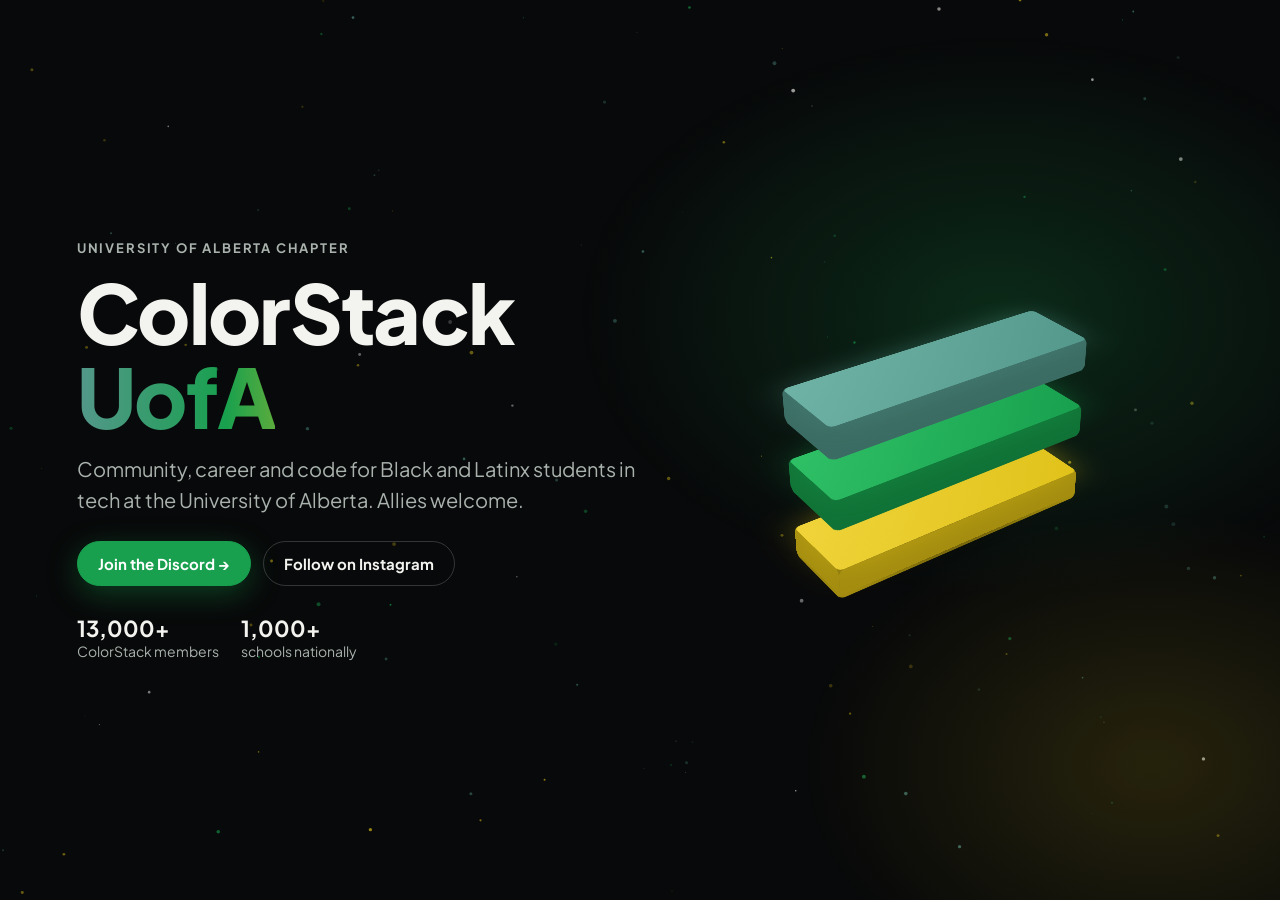
<file: index.html>
<!doctype html>
<html lang="en">
<head>
<meta charset="utf-8">
<meta name="viewport" content="width=device-width, initial-scale=1">
<title>ColorStack UofA</title>
<link rel="preconnect" href="https://fonts.googleapis.com">
<link rel="preconnect" href="https://fonts.gstatic.com" crossorigin>
<link href="https://fonts.googleapis.com/css2?family=Plus+Jakarta+Sans:wght@500;700;800&display=swap" rel="stylesheet">
<style>
  :root { --bg:#08090a; --ink:#f3f3ef; --muted:#a9b2ad; --teal:#54978B; --green:#18A04E; --gold:#E0C21A; }
  * { box-sizing:border-box; margin:0; }
  html, body { height:100%; }
  body { background:var(--bg); color:var(--ink); font-family:"Plus Jakarta Sans",-apple-system,"Segoe UI",Helvetica,Arial,sans-serif; overflow:hidden; }
  canvas { position:fixed; inset:0; width:100%; height:100%; }
  .glow { position:fixed; inset:0; pointer-events:none;
    background:radial-gradient(600px 400px at 78% 35%, rgba(24,160,78,.22), transparent 70%),
               radial-gradient(500px 360px at 90% 85%, rgba(224,194,26,.14), transparent 70%); }
  main { position:relative; height:100%; display:grid; grid-template-columns:1.1fr 1fr; align-items:center; gap:24px; padding:32px clamp(20px,6vw,80px); }
  .copy > * { opacity:0; transform:translateY(14px); animation:rise .8s cubic-bezier(.2,.7,.2,1) forwards; }
  .copy > :nth-child(2){animation-delay:.12s} .copy > :nth-child(3){animation-delay:.24s} .copy > :nth-child(4){animation-delay:.36s} .copy > :nth-child(5){animation-delay:.48s}
  @keyframes rise { to { opacity:1; transform:none; } }
  .eyebrow { font-size:13px; letter-spacing:.14em; text-transform:uppercase; color:var(--muted); font-weight:700; }
  h1 { font-size:clamp(40px,6.4vw,84px); line-height:1.02; font-weight:800; letter-spacing:-.02em; margin:14px 0 16px; }
  h1 span { background:linear-gradient(90deg,var(--teal),var(--green),var(--gold),var(--green),var(--teal)); background-size:300% 100%;
    -webkit-background-clip:text; background-clip:text; color:transparent; animation:sheen 8s linear infinite; }
  @keyframes sheen { to { background-position:300% 0; } }
  p.sub { font-size:clamp(16px,1.6vw,20px); color:var(--muted); max-width:30em; line-height:1.55; }
  .ctas { display:flex; flex-wrap:wrap; gap:12px; margin-top:26px; }
  .btn { display:inline-flex; align-items:center; gap:8px; padding:12px 20px; border-radius:999px; font-weight:700; font-size:15px; text-decoration:none; color:var(--ink);
    border:1px solid rgba(255,255,255,.18); transition:transform .2s, background .2s, box-shadow .2s; }
  .btn:hover { transform:translateY(-2px); background:rgba(255,255,255,.06); }
  .btn.primary { background:var(--green); border-color:var(--green); color:#fff; box-shadow:0 8px 30px rgba(24,160,78,.35); }
  .btn.primary:hover { background:#1bb558; box-shadow:0 10px 36px rgba(24,160,78,.5); }
  .btn:focus-visible { outline:2px solid var(--gold); outline-offset:3px; }
  .stats { display:flex; gap:22px; margin-top:28px; color:var(--muted); font-size:14px; }
  .stats b { display:block; color:var(--ink); font-size:22px; }
  /* 3D logo stack */
  .scene { height:100%; min-height:300px; display:grid; place-items:center; perspective:1100px; }
  .stack { position:relative; width:0; height:0; transform-style:preserve-3d; }
  .bar { position:absolute; transform-style:preserve-3d; }
  .face { position:absolute; left:50%; top:50%; border-radius:6px; }
  .shadow { position:absolute; width:340px; height:140px; left:-170px; top:-70px; border-radius:50%;
    background:radial-gradient(closest-side, rgba(0,0,0,.75), transparent); filter:blur(10px); transform:translateZ(-90px); }
  @media (max-width:760px) {
    body { overflow:auto; }
    main { grid-template-columns:1fr; grid-template-rows:auto 240px; text-align:left; padding-top:28px; }
    .scene { order:-1; min-height:220px; }
    .stats { display:none; }
  }
  @media (prefers-reduced-motion: reduce) {
    .copy > * { animation:none; opacity:1; transform:none; } h1 span { animation:none; }
  }
</style>
</head>
<body>
<canvas id="dots" aria-hidden="true"></canvas>
<div class="glow"></div>
<main>
  <div class="copy">
    <div class="eyebrow">University of Alberta Chapter</div>
    <h1>ColorStack <span>UofA</span></h1>
    <p class="sub">Community, career and code for Black and Latinx students in tech at the University of Alberta. Allies welcome.</p>
    <div class="ctas">
      <a class="btn primary" href="https://discord.gg/kuAVAyB6N7" target="_blank" rel="noopener">Join the Discord →</a>
      <a class="btn" href="https://www.instagram.com/colorstackuofa/" target="_blank" rel="noopener">Follow on Instagram</a>
    </div>
    <div class="stats"><div><b>13,000+</b>ColorStack members</div><div><b>1,000+</b>schools nationally</div></div>
  </div>
  <div class="scene" aria-label="Animated 3D ColorStack logo" role="img"><div class="stack" id="stack"><div class="shadow"></div></div></div>
</main>
<script>
const reduce = matchMedia('(prefers-reduced-motion: reduce)').matches;
const stack = document.getElementById('stack');
// logo bars top to bottom: teal, green, gold
const COLORS = [['#6fb3a6','#54978B','#3b6c63'], ['#2fc066','#18A04E','#107236'], ['#f0d43a','#E0C21A','#a38c0f']];
const W = 300, D = 86, H = 34, GAP = 74;
function face(w, h, bg, t) {
  const f = document.createElement('div'); f.className = 'face';
  Object.assign(f.style, { width: w+'px', height: h+'px', marginLeft: -w/2+'px', marginTop: -h/2+'px', background: bg, transform: t });
  return f;
}
const bars = COLORS.map(([top, front, side], i) => {
  const b = document.createElement('div'); b.className = 'bar';
  b.append(
    face(W, D, `linear-gradient(135deg, ${top}, ${front})`, `translateZ(${H/2}px)`),
    face(W, D, side, `rotateX(180deg) translateZ(${H/2}px)`),
    face(W, H, front, `rotateX(90deg) translateZ(${D/2}px)`),
    face(W, H, side, `rotateX(-90deg) translateZ(${D/2}px)`),
    face(H, D, side, `rotateY(90deg) translateZ(${W/2}px)`),
    face(H, D, side, `rotateY(-90deg) translateZ(${W/2}px)`)
  );
  b.firstChild.style.boxShadow = `0 0 40px ${front}66`;
  stack.append(b);
  return { el: b, z: (1 - i) * GAP };
});
let mx = 0, my = 0, tx = 0, ty = 0;
addEventListener('pointermove', e => { mx = e.clientX / innerWidth - .5; my = e.clientY / innerHeight - .5; });
addEventListener('deviceorientation', e => { if (e.gamma != null) { mx = e.gamma / 60; my = (e.beta - 45) / 90; } });
const t0 = performance.now();
function scale() { return Math.min(1, innerWidth < 760 ? innerWidth / 560 : innerWidth / 1300); }
function frame(now) {
  const t = (now - t0) / 1000;
  tx += (mx - tx) * .06; ty += (my - ty) * .06;
  stack.style.transform = `scale(${scale()}) rotateX(${58 - ty * 18}deg) rotateZ(${-38 + tx * 28 + (reduce ? 0 : Math.sin(t * .35) * 6)}deg)`;
  bars.forEach((b, i) => {
    const drop = reduce ? 0 : Math.max(0, 1 - (t - i * .18) / .9);   // intro: bars fall into place, staggered
    const ease = drop * drop * 420;
    const bob = reduce ? 0 : Math.sin(t * 1.4 + i * .9) * 8;
    b.el.style.transform = `translateZ(${b.z + bob + ease}px)`;
    b.el.style.opacity = reduce ? 1 : Math.min(1, (t - i * .18) / .4);
  });
  if (!reduce) requestAnimationFrame(frame);
}
requestAnimationFrame(frame);

// drifting particles with mouse parallax
const cv = document.getElementById('dots'), cx = cv.getContext('2d');
const tints = ['84,151,139', '24,160,78', '224,194,26', '243,243,239'];
let dots = [];
function resize() {
  const r = devicePixelRatio || 1; cv.width = innerWidth * r; cv.height = innerHeight * r; cx.setTransform(r, 0, 0, r, 0, 0);
  dots = Array.from({ length: Math.round(innerWidth * innerHeight / 9000) }, () => ({
    x: Math.random() * innerWidth, y: Math.random() * innerHeight, r: Math.random() * 1.6 + .4,
    v: Math.random() * .25 + .05, d: Math.random() * .8 + .2, c: tints[Math.random() * 4 | 0], a: Math.random() * .5 + .15 }));
}
resize(); addEventListener('resize', resize);
function draw() {
  cx.clearRect(0, 0, innerWidth, innerHeight);
  for (const p of dots) {
    if (!reduce) { p.y -= p.v; if (p.y < -4) { p.y = innerHeight + 4; p.x = Math.random() * innerWidth; } }
    cx.fillStyle = `rgba(${p.c},${p.a})`;
    cx.beginPath(); cx.arc(p.x - tx * 30 * p.d, p.y - ty * 30 * p.d, p.r, 0, 7); cx.fill();
  }
  if (!reduce) requestAnimationFrame(draw);
}
draw();
</script>
</body>
</html>
</file>
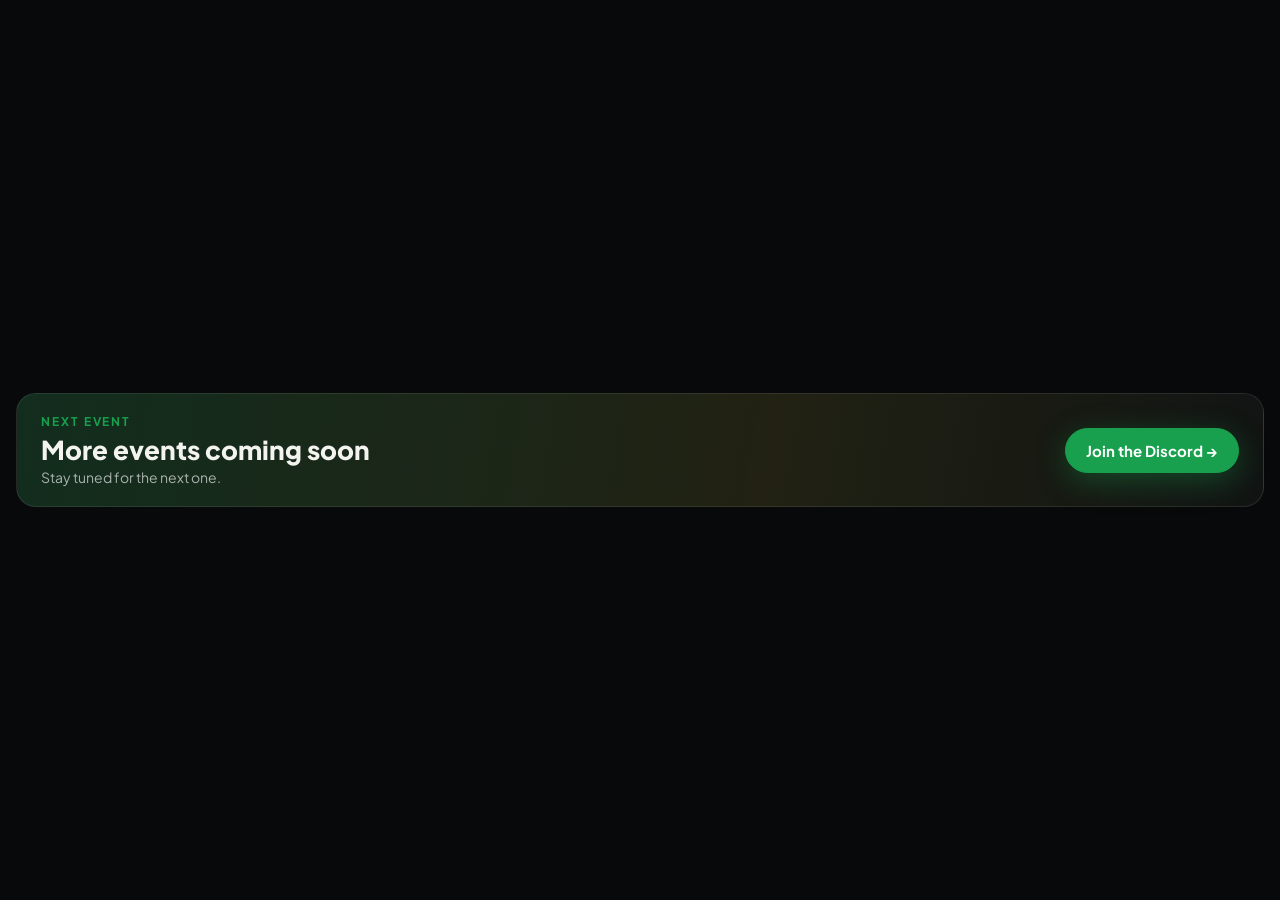
<file: countdown.html>
<!doctype html>
<html lang="en">
<head>
<meta charset="utf-8">
<meta name="viewport" content="width=device-width, initial-scale=1">
<title>Next event · ColorStack UofA</title>
<link rel="preconnect" href="https://fonts.googleapis.com">
<link rel="preconnect" href="https://fonts.gstatic.com" crossorigin>
<link href="https://fonts.googleapis.com/css2?family=Plus+Jakarta+Sans:wght@500;700;800&display=swap" rel="stylesheet">
<link rel="stylesheet" href="style.css">
<style>
  body { display:flex; align-items:center; padding:0 16px; }
  .bar { width:100%; display:flex; align-items:center; justify-content:space-between; gap:20px; flex-wrap:wrap; border-radius:20px; padding:20px 24px;
    border:1px solid var(--line); background:linear-gradient(100deg, rgba(24,160,78,.18), rgba(224,194,26,.08) 60%, transparent), var(--card); }
  .name { font-size:clamp(20px,2.6vw,26px); font-weight:800; margin-top:4px; }
  .when { color:var(--muted); font-size:14px; margin-top:2px; }
  .clock { display:flex; gap:10px; }
  .clock div { min-width:64px; text-align:center; background:rgba(255,255,255,.05); border:1px solid var(--line); border-radius:12px; padding:8px 6px; }
  .clock b { display:block; font-size:24px; font-weight:800; font-variant-numeric:tabular-nums; }
  .clock span { color:var(--muted); font-size:11px; text-transform:uppercase; letter-spacing:.1em; }
  .live { font-size:20px; font-weight:800; color:var(--gold); }
  .live::before { content:""; display:inline-block; width:10px; height:10px; border-radius:50%; background:var(--gold); margin-right:8px; animation:pulse 1.4s infinite; }
  @keyframes pulse { 50% { opacity:.3; } }
</style>
</head>
<body>
<div class="bar">
  <div><div class="eyebrow">Next event</div><div class="name" id="name"></div><div class="when" id="when"></div></div>
  <div class="clock" id="clock" aria-live="off"></div>
  <a class="btn primary" id="cta" target="_blank" rel="noopener">Register →</a>
</div>
<script>
// Usage: countdown.html?name=Build Night&t=2026-11-21T01:00:00Z&end=2026-11-21T03:00:00Z&url=https://luma.com/...
// shortcut: the date lives in the embed URL, so it is updated by hand (or by the agent) for each new event; no backend.
const q = new URLSearchParams(location.search), start = new Date(q.get('t')), end = new Date(q.get('end') || +start + 2 * 3600e3);
const $ = id => document.getElementById(id), cta = $('cta');
$('name').textContent = q.get('name') || 'ColorStack UofA event';
if (!isNaN(start)) $('when').textContent = start.toLocaleString('en-CA', { weekday:'long', month:'long', day:'numeric', hour:'numeric', minute:'2-digit', timeZone:'America/Edmonton' }) + (q.get('where') ? ' · ' + q.get('where') : '');
const url = q.get('url') || '';
cta.href = /^https:\/\//.test(url) ? url : 'https://discord.gg/kuAVAyB6N7';
function tick() {
  const now = Date.now(), ms = start - now;
  if (isNaN(start) || now > end) { $('clock').innerHTML = ''; $('name').textContent = 'More events coming soon'; $('when').textContent = 'Stay tuned for the next one.'; cta.textContent = 'Join the Discord →'; cta.href = 'https://discord.gg/kuAVAyB6N7'; return; }
  if (ms <= 0) { $('clock').innerHTML = '<span class="live">Happening now</span>'; return; }
  const parts = [[Math.floor(ms / 864e5), 'days'], [Math.floor(ms / 36e5) % 24, 'hrs'], [Math.floor(ms / 6e4) % 60, 'min'], [Math.floor(ms / 1e3) % 60, 'sec']];
  $('clock').innerHTML = parts.map(([v, l]) => `<div><b>${String(v).padStart(2, '0')}</b><span>${l}</span></div>`).join('');
}
tick(); setInterval(tick, 1000);
</script>
</body>
</html>
</file>
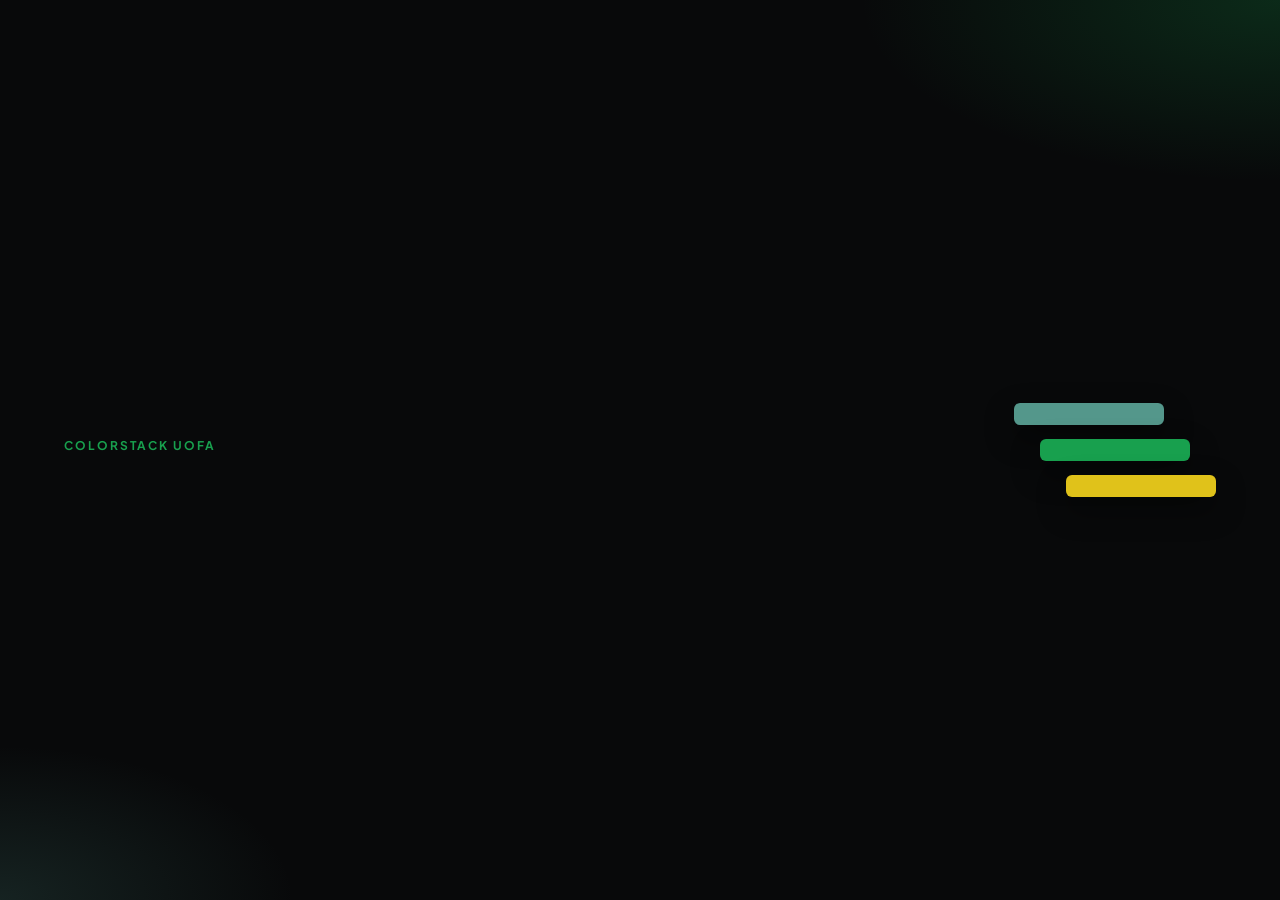
<file: header.html>
<!doctype html>
<html lang="en">
<head>
<meta charset="utf-8">
<meta name="viewport" content="width=device-width, initial-scale=1">
<title>ColorStack UofA</title>
<link rel="preconnect" href="https://fonts.googleapis.com">
<link rel="preconnect" href="https://fonts.gstatic.com" crossorigin>
<link href="https://fonts.googleapis.com/css2?family=Plus+Jakarta+Sans:wght@500;700;800&display=swap" rel="stylesheet">
<link rel="stylesheet" href="style.css">
<style>
  body { overflow:hidden; background:radial-gradient(600px 260px at 100% 0%, rgba(24,160,78,.22), transparent 70%), radial-gradient(420px 220px at 0% 100%, rgba(84,151,139,.18), transparent 70%), var(--bg); }
  .wrap { flex-direction:row; align-items:center; justify-content:space-between; gap:32px; }
  h1 { font-size:clamp(32px,5vw,56px); line-height:1.05; font-weight:800; letter-spacing:-.03em; margin:10px 0 10px; }
  .bars { display:flex; flex-direction:column; gap:14px; transform:rotate(-12deg) skewX(-12deg); flex-shrink:0; }
  .bars i { display:block; width:150px; height:22px; border-radius:6px; animation:bob 4s ease-in-out infinite; box-shadow:0 12px 30px rgba(0,0,0,.45); }
  .bars i:nth-child(1) { background:var(--teal); }
  .bars i:nth-child(2) { background:var(--green); animation-delay:-1.3s; margin-left:26px; }
  .bars i:nth-child(3) { background:var(--gold); animation-delay:-2.6s; margin-left:52px; }
  @keyframes bob { 50% { transform:translateY(-6px); } }
  @media (max-width:640px) { .bars { display:none; } }
</style>
</head>
<body>
<section class="wrap">
  <div>
    <div class="eyebrow reveal" id="eyebrow">ColorStack UofA</div>
    <h1 class="reveal"><span id="title"></span> <span class="grad" id="accent"></span></h1>
    <p class="lead reveal" id="sub"></p>
  </div>
  <div class="bars reveal" aria-hidden="true"><i></i><i></i><i></i></div>
</section>
<script>
// Usage: header.html?eyebrow=Events&title=What's&accent=happening&sub=One line of intro
const q = new URLSearchParams(location.search);
for (const k of ['eyebrow', 'title', 'accent', 'sub']) if (q.get(k)) document.getElementById(k).textContent = q.get(k);
document.title = [q.get('title'), q.get('accent')].filter(Boolean).join(' ') + ' · ColorStack UofA';
document.querySelectorAll('.reveal').forEach((el, i) => setTimeout(() => el.classList.add('in'), 90 * i));
</script>
</body>
</html>
</file>
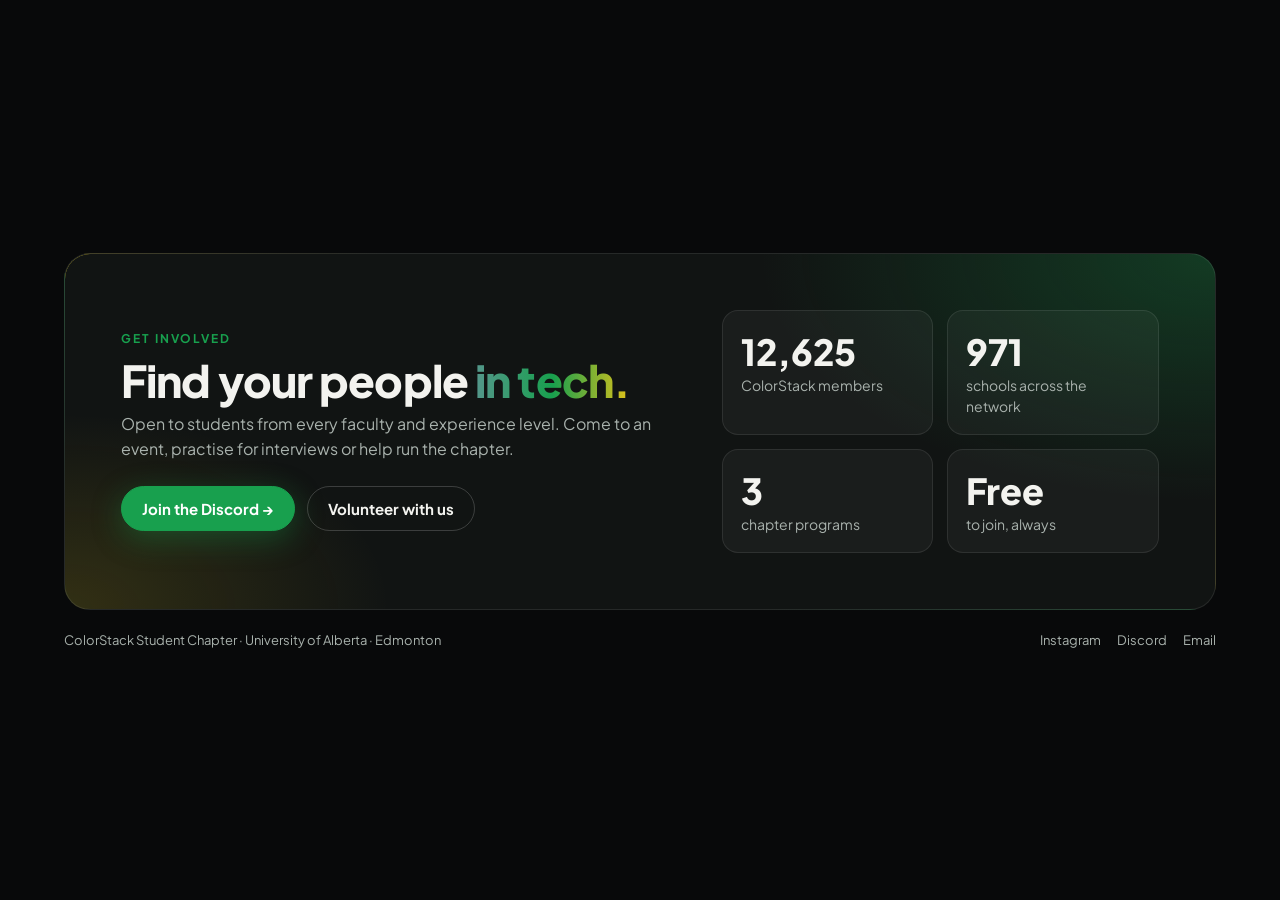
<file: join.html>
<!doctype html>
<html lang="en">
<head>
<meta charset="utf-8">
<meta name="viewport" content="width=device-width, initial-scale=1">
<title>Join · ColorStack UofA</title>
<link rel="preconnect" href="https://fonts.googleapis.com">
<link rel="preconnect" href="https://fonts.gstatic.com" crossorigin>
<link href="https://fonts.googleapis.com/css2?family=Plus+Jakarta+Sans:wght@500;700;800&display=swap" rel="stylesheet">
<link rel="stylesheet" href="style.css">
<style>
  .panel { position:relative; overflow:hidden; border-radius:26px; padding:clamp(28px,5vw,56px); border:1px solid var(--line);
    background:radial-gradient(700px 380px at 100% 0%, rgba(24,160,78,.28), transparent 65%), radial-gradient(500px 300px at 0% 100%, rgba(224,194,26,.16), transparent 65%), var(--card); }
  .panel::before { content:""; position:absolute; inset:-1px; border-radius:inherit; padding:1px; pointer-events:none;
    background:conic-gradient(from var(--a,0deg), transparent 0 70%, var(--green), var(--gold), transparent 85%);
    -webkit-mask:linear-gradient(#000 0 0) content-box, linear-gradient(#000 0 0); -webkit-mask-composite:xor; mask-composite:exclude; animation:spin 6s linear infinite; }
  @property --a { syntax:"<angle>"; inherits:false; initial-value:0deg; }
  @keyframes spin { to { --a:360deg; } }
  .grid { display:grid; grid-template-columns:1.3fr 1fr; gap:32px; align-items:center; }
  .ctas { display:flex; flex-wrap:wrap; gap:12px; margin-top:24px; }
  .stats { display:grid; grid-template-columns:1fr 1fr; gap:14px; }
  .stat { background:rgba(255,255,255,.04); border:1px solid var(--line); border-radius:16px; padding:18px; }
  .stat b { display:block; font-size:clamp(26px,3vw,36px); font-weight:800; }
  .stat span { color:var(--muted); font-size:14px; }
  footer { display:flex; justify-content:space-between; flex-wrap:wrap; gap:10px; margin-top:22px; color:var(--muted); font-size:13px; }
  footer nav { display:flex; gap:16px; } footer a { text-decoration:none; } footer a:hover { color:var(--ink); }
  @media (max-width:760px) { .grid { grid-template-columns:1fr; } .stats { display:none; } }
  /* ?compact: footer strip only, for subpages */
  .compact .panel { display:none; }
  .compact footer { margin-top:0; padding-top:18px; border-top:1px solid var(--line); align-items:center; }
</style>
</head>
<body>
<section class="wrap">
  <div class="panel">
    <div class="grid">
      <div>
        <div class="eyebrow reveal">Get involved</div>
        <h2 class="reveal">Find your people <span class="grad">in tech.</span></h2>
        <p class="lead reveal">Open to students from every faculty and experience level. Come to an event, practise for interviews or help run the chapter.</p>
        <div class="ctas reveal">
          <a class="btn primary" href="https://discord.gg/kuAVAyB6N7" target="_blank" rel="noopener">Join the Discord →</a>
          <a class="btn" href="https://forms.gle/wV6T9eg2CgfzxZFo6" target="_blank" rel="noopener">Volunteer with us</a>
        </div>
      </div>
      <div class="stats reveal">
        <div class="stat"><b data-to="13000" data-suffix="+">0</b><span>ColorStack members</span></div>
        <div class="stat"><b data-to="1000" data-suffix="+">0</b><span>schools across the network</span></div>
        <div class="stat"><b data-to="3">0</b><span>chapter programs</span></div>
        <div class="stat"><b>Free</b><span>to join, always</span></div>
      </div>
    </div>
  </div>
  <footer>
    <span>ColorStack Student Chapter · University of Alberta · Edmonton</span>
    <nav><a href="https://www.instagram.com/colorstackuofa/" target="_blank" rel="noopener">Instagram</a><a href="https://discord.gg/kuAVAyB6N7" target="_blank" rel="noopener">Discord</a><a href="mailto:colorstackuofachapter@gmail.com" target="_blank">Email</a></nav>
  </footer>
</section>
<script>
if (new URLSearchParams(location.search).has('compact')) document.body.classList.add('compact');
const reduce = matchMedia('(prefers-reduced-motion: reduce)').matches;
document.querySelectorAll('.reveal').forEach((el, i) => setTimeout(() => el.classList.add('in'), 90 * i));
// count-up for the stat numbers
document.querySelectorAll('[data-to]').forEach(el => {
  const to = +el.dataset.to, suf = el.dataset.suffix || '', t0 = performance.now(), dur = 1600;
  const step = now => {
    const p = reduce ? 1 : Math.min(1, (now - t0) / dur), v = Math.round(to * (1 - Math.pow(1 - p, 3)));
    el.textContent = v.toLocaleString('en-CA') + (p === 1 ? suf : '');
    if (p < 1) requestAnimationFrame(step);
  };
  requestAnimationFrame(step);
});
</script>
</body>
</html>
</file>
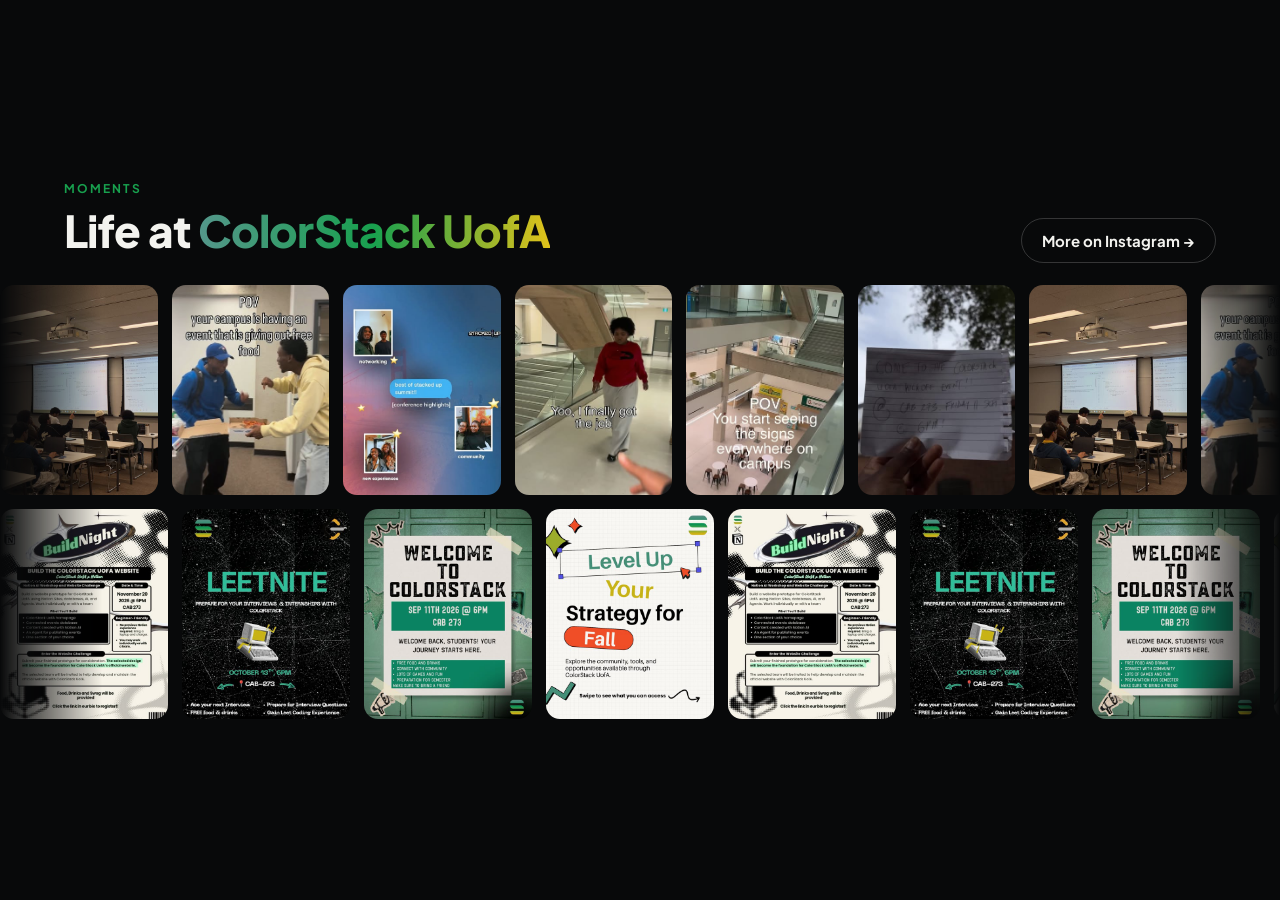
<file: moments.html>
<!doctype html>
<html lang="en">
<head>
<meta charset="utf-8">
<meta name="viewport" content="width=device-width, initial-scale=1">
<title>Moments · ColorStack UofA</title>
<link rel="preconnect" href="https://fonts.googleapis.com">
<link rel="preconnect" href="https://fonts.gstatic.com" crossorigin>
<link href="https://fonts.googleapis.com/css2?family=Plus+Jakarta+Sans:wght@500;700;800&display=swap" rel="stylesheet">
<link rel="stylesheet" href="style.css">
<style>
  .wrap { padding-inline:0; gap:22px; }
  header { padding-inline:clamp(20px,5vw,64px); display:flex; justify-content:space-between; align-items:end; gap:16px; flex-wrap:wrap; }
  .rows { display:flex; flex-direction:column; gap:14px;
    -webkit-mask-image:linear-gradient(90deg,transparent,#000 8%,#000 92%,transparent); mask-image:linear-gradient(90deg,transparent,#000 8%,#000 92%,transparent); }
  .track { display:flex; gap:14px; width:max-content; animation:scroll 45s linear infinite; }
  .track.rev { animation-direction:reverse; animation-duration:55s; }
  .rows:hover .track { animation-play-state:paused; }
  @keyframes scroll { to { transform:translateX(-50%); } }
  .track img { height:clamp(150px,22vw,210px); aspect-ratio:3/4; object-fit:cover; border-radius:14px; display:block;
    filter:saturate(.9); transition:transform .3s, filter .3s; }
  .track img:hover { transform:scale(1.04); filter:saturate(1.1); }
  .track.posters img { aspect-ratio:4/5; }
</style>
</head>
<body>
<section class="wrap">
  <header>
    <div><div class="eyebrow reveal">Moments</div><h2 class="reveal">Life at <span class="grad">ColorStack UofA</span></h2></div>
    <a class="btn reveal" href="https://www.instagram.com/colorstackuofa/" target="_blank" rel="noopener">More on Instagram →</a>
  </header>
  <div class="rows reveal">
    <div class="track" id="photos"></div>
    <div class="track rev posters" id="posters"></div>
  </div>
</section>
<script>
const photos = [['members','Members at a chapter session'],['food','Free food at a ColorStack event'],['stackedup','Stacked Up summit highlights'],['job','A member celebrating a new job'],['signs','ColorStack signs around campus'],['reel10','Event announcement']];
const posters = [['buildnight','Build Night poster'],['leetnite','LeetNite poster'],['welcome','Welcome Back poster'],['levelup','Level Up poster']];
// each track holds its images twice so the -50% scroll loops seamlessly
function fill(id, list) {
  const html = list.map(([f, alt]) => `<img src="img/${f}.jpg" alt="${alt}" loading="lazy">`).join('');
  const t = document.getElementById(id); t.innerHTML = html + html.replace(/alt="[^"]*"/g, 'alt="" aria-hidden="true"');
}
fill('photos', photos); fill('posters', [...posters, ...posters]);
document.querySelectorAll('.reveal').forEach((el, i) => setTimeout(() => el.classList.add('in'), 100 * i));
</script>
</body>
</html>
</file>
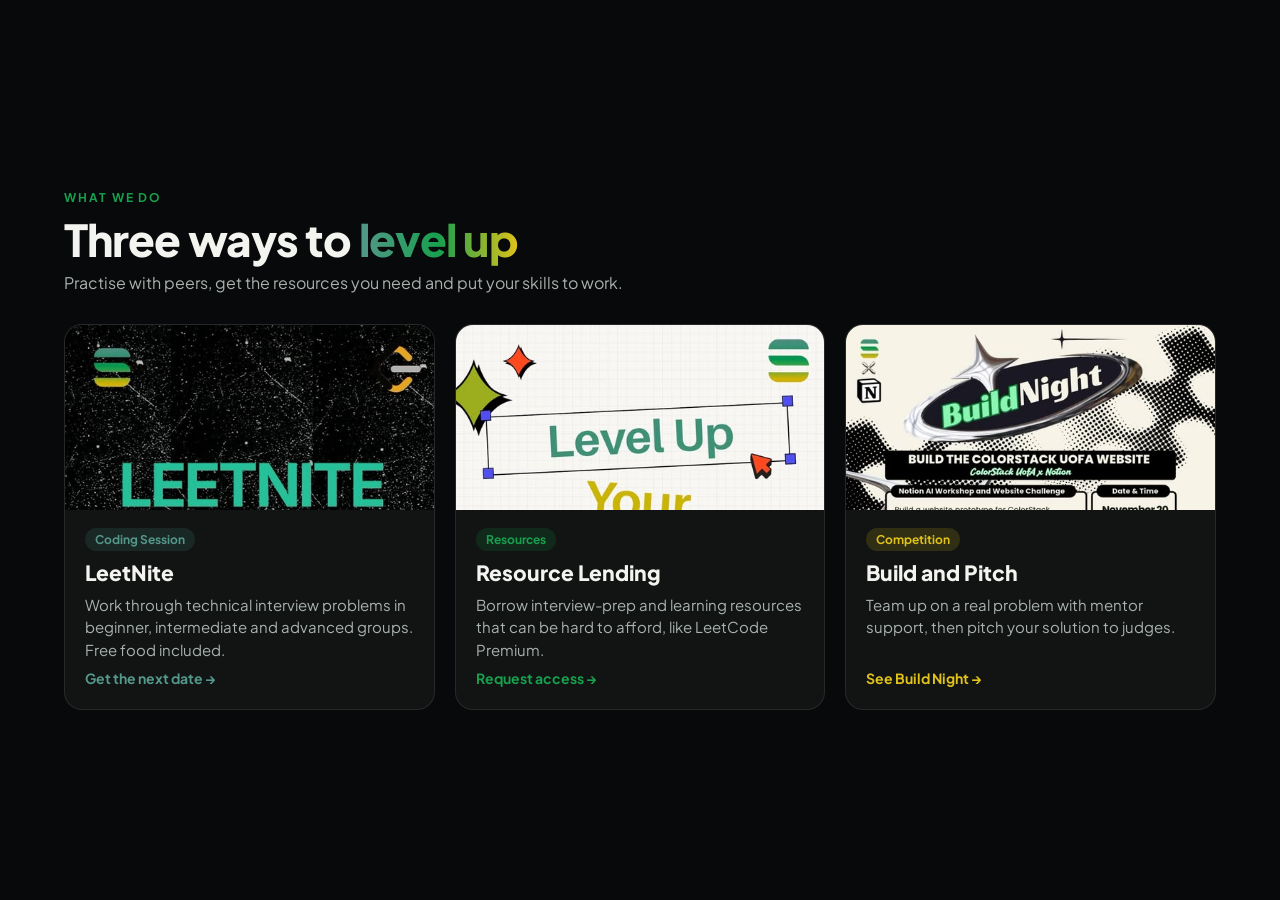
<file: programs.html>
<!doctype html>
<html lang="en">
<head>
<meta charset="utf-8">
<meta name="viewport" content="width=device-width, initial-scale=1">
<title>Programs · ColorStack UofA</title>
<link rel="preconnect" href="https://fonts.googleapis.com">
<link rel="preconnect" href="https://fonts.gstatic.com" crossorigin>
<link href="https://fonts.googleapis.com/css2?family=Plus+Jakarta+Sans:wght@500;700;800&display=swap" rel="stylesheet">
<link rel="stylesheet" href="style.css">
<style>
  .cards { display:grid; grid-template-columns:repeat(3,1fr); gap:20px; margin-top:28px; perspective:1200px; }
  .card { position:relative; display:flex; flex-direction:column; background:var(--card); border-radius:18px; overflow:hidden; text-decoration:none;
    border:1px solid var(--line); transform-style:preserve-3d; transition:transform .25s ease-out, box-shadow .3s, border-color .3s; }
  .card:hover { box-shadow:0 24px 60px rgba(0,0,0,.55), 0 0 0 1px var(--accent); border-color:transparent; }
  .card::after { content:""; position:absolute; inset:0; pointer-events:none; opacity:0; transition:opacity .3s;
    background:radial-gradient(400px circle at var(--x,50%) var(--y,50%), rgba(255,255,255,.10), transparent 40%); }
  .card:hover::after { opacity:1; }
  .card img { width:100%; aspect-ratio:2/1; object-fit:cover; object-position:top; display:block; transition:transform .6s; }
  .card:hover img { transform:scale(1.05); }
  .body { padding:18px 20px 22px; display:flex; flex-direction:column; gap:8px; flex:1; }
  .tag { align-self:flex-start; font-size:12px; font-weight:700; padding:4px 10px; border-radius:999px; color:var(--accent); background:color-mix(in srgb, var(--accent) 15%, transparent); }
  h3 { font-size:21px; font-weight:800; }
  .body p { color:var(--muted); font-size:15px; line-height:1.5; flex:1; }
  .more { font-weight:700; font-size:14px; color:var(--accent); }
  .card:hover .more span { transform:translateX(4px); }
  .more span { display:inline-block; transition:transform .2s; }
  @media (max-width:760px) {
    .cards { display:flex; overflow-x:auto; scroll-snap-type:x mandatory; scroll-padding-inline:20px; gap:14px; padding-bottom:8px; margin-inline:-20px; padding-inline:20px; scrollbar-width:none; }
    .cards::-webkit-scrollbar { display:none; }
    .card { flex:0 0 78%; scroll-snap-align:start; }
  }
</style>
</head>
<body>
<section class="wrap">
  <div class="eyebrow reveal">What we do</div>
  <h2 class="reveal">Three ways to <span class="grad">level up</span></h2>
  <p class="lead reveal">Practise with peers, get the resources you need and put your skills to work.</p>
  <div class="cards">
    <a class="card reveal" style="--accent:var(--teal)" href="https://discord.gg/kuAVAyB6N7" target="_blank" rel="noopener">
      <img src="img/leetnite.jpg" alt="LeetNite poster">
      <div class="body"><span class="tag">Coding Session</span><h3>LeetNite</h3>
        <p>Work through technical interview problems in beginner, intermediate and advanced groups. Free food included.</p>
        <span class="more">Get the next date <span>→</span></span></div>
    </a>
    <a class="card reveal" style="--accent:var(--green)" href="https://forms.gle/4HZTbE44SBWqmvz99" target="_blank" rel="noopener">
      <img src="img/levelup.jpg" alt="Level Up your strategy poster">
      <div class="body"><span class="tag">Resources</span><h3>Resource Lending</h3>
        <p>Borrow interview-prep and learning resources that can be hard to afford, like LeetCode Premium.</p>
        <span class="more">Request access <span>→</span></span></div>
    </a>
    <a class="card reveal" style="--accent:var(--gold)" href="https://luma.com/a49x3gcl" target="_blank" rel="noopener">
      <img src="img/buildnight.jpg" alt="Build Night poster">
      <div class="body"><span class="tag">Competition</span><h3>Build and Pitch</h3>
        <p>Team up on a real problem with mentor support, then pitch your solution to judges.</p>
        <span class="more">See Build Night <span>→</span></span></div>
    </a>
  </div>
</section>
<script>
document.querySelectorAll('.reveal').forEach((el, i) => setTimeout(() => el.classList.add('in'), 80 * i));
// 3D tilt and spotlight that follow the pointer
if (!matchMedia('(prefers-reduced-motion: reduce)').matches && matchMedia('(hover: hover)').matches)
  document.querySelectorAll('.card').forEach(c => {
    c.addEventListener('pointermove', e => {
      const r = c.getBoundingClientRect(), x = (e.clientX - r.left) / r.width, y = (e.clientY - r.top) / r.height;
      c.style.transform = `rotateY(${(x - .5) * 10}deg) rotateX(${(.5 - y) * 10}deg) translateZ(10px)`;
      c.style.setProperty('--x', x * 100 + '%'); c.style.setProperty('--y', y * 100 + '%');
    });
    c.addEventListener('pointerleave', () => c.style.transform = '');
  });
</script>
</body>
</html>
</file>
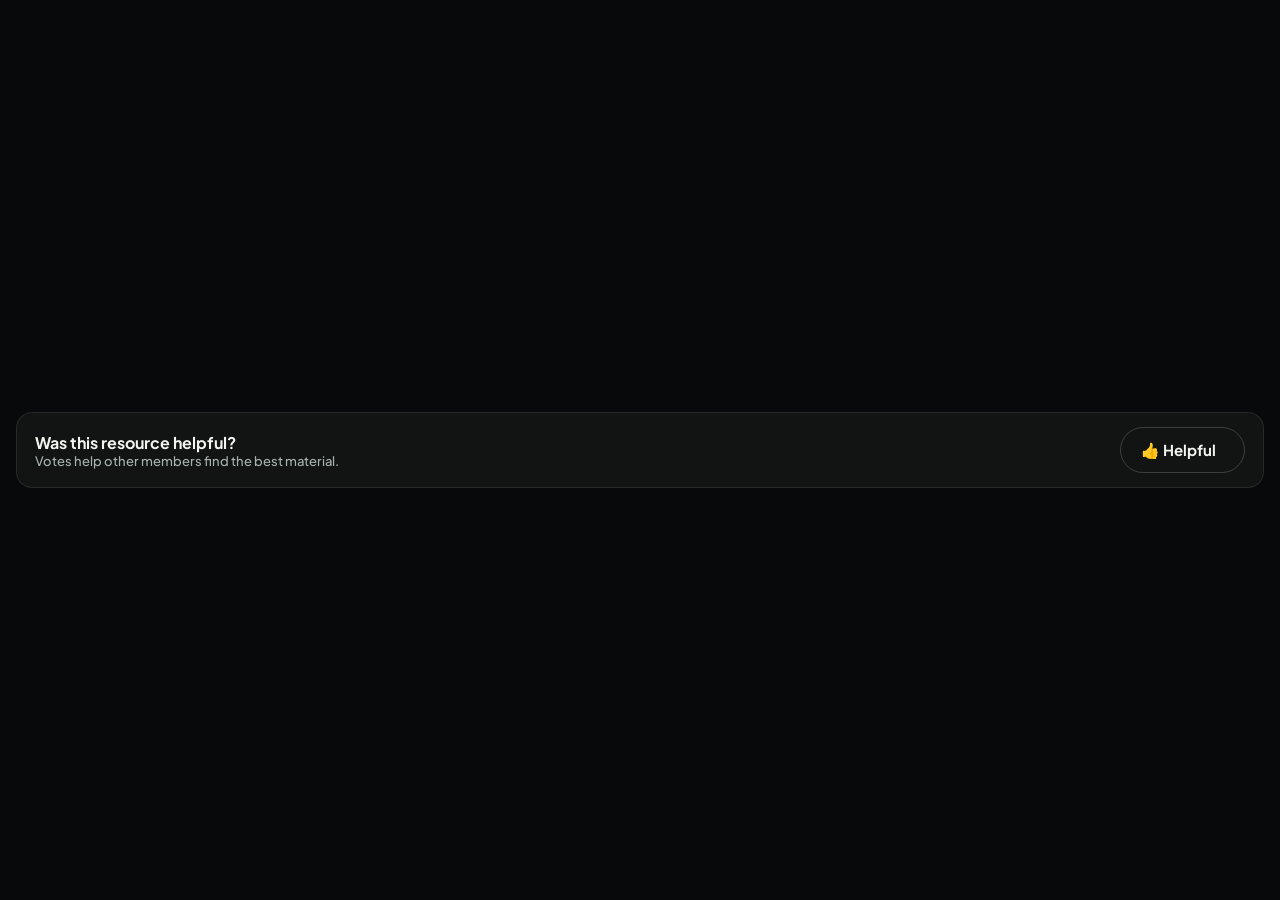
<file: vote.html>
<!doctype html>
<html lang="en">
<head>
<meta charset="utf-8">
<meta name="viewport" content="width=device-width, initial-scale=1">
<title>Helpful? · ColorStack UofA</title>
<link rel="preconnect" href="https://fonts.googleapis.com">
<link rel="preconnect" href="https://fonts.gstatic.com" crossorigin>
<link href="https://fonts.googleapis.com/css2?family=Plus+Jakarta+Sans:wght@500;700;800&display=swap" rel="stylesheet">
<link rel="stylesheet" href="style.css">
<style>
  body { display:flex; align-items:center; padding:0 16px; }
  .bar { width:100%; display:flex; align-items:center; justify-content:space-between; gap:12px; flex-wrap:wrap;
    background:var(--card); border:1px solid var(--line); border-radius:16px; padding:14px 18px; }
  .q { font-weight:700; } .q span { display:block; color:var(--muted); font-weight:500; font-size:13px; }
  button { font:inherit; cursor:pointer; color:var(--ink); background:transparent; }
  .btn.voted { background:var(--green); border-color:var(--green); color:#fff; }
  .btn .n { font-variant-numeric:tabular-nums; opacity:.85; }
  .pop { animation:pop .35s ease-out; } @keyframes pop { 50% { transform:scale(1.12); } }
</style>
</head>
<body>
<div class="bar">
  <div class="q">Was this resource helpful?<span>Votes help other members find the best material.</span></div>
  <button class="btn" id="vote" aria-pressed="false" hidden>👍 Helpful <span class="n" id="n"></span></button>
</div>
<script>
// shortcut: votes live on the free Abacus counter API (no login, so one person could vote from several browsers); move to a real backend if votes ever matter.
const id = (new URLSearchParams(location.search).get('id') || '').replace(/[^a-zA-Z0-9_-]/g, '').slice(0, 60);
const API = 'https://abacus.jasoncameron.dev', NS = 'colorstack-uofa-resources';
const btn = document.getElementById('vote'), n = document.getElementById('n');
const key = 'voted:' + id;
let voted = false; try { voted = localStorage.getItem(key) === '1'; } catch {}
function show(v) { n.textContent = '· ' + v; btn.hidden = false; btn.classList.toggle('voted', voted); btn.setAttribute('aria-pressed', voted); }
if (id) fetch(`${API}/get/${NS}/${id}`).then(r => r.json()).then(d => show(d.value || 0)).catch(() => {});
btn.onclick = () => {
  if (voted) return;
  voted = true; try { localStorage.setItem(key, '1'); } catch {}
  btn.classList.add('pop');
  fetch(`${API}/hit/${NS}/${id}`).then(r => r.json()).then(d => show(d.value)).catch(() => show('✓'));
};
</script>
</body>
</html>
</file>
<file: style.css>
/* Shared look for the embed sections; matches index.html (the hero). */
:root { --bg:#08090a; --card:#111413; --line:rgba(255,255,255,.09); --ink:#f3f3ef; --muted:#a9b2ad; --teal:#54978B; --green:#18A04E; --gold:#E0C21A; }
* { box-sizing:border-box; margin:0; }
html, body { height:100%; }
body { background:var(--bg); color:var(--ink); font-family:"Plus Jakarta Sans",-apple-system,"Segoe UI",Helvetica,Arial,sans-serif; -webkit-font-smoothing:antialiased; }
a { color:inherit; }
.wrap { min-height:100%; display:flex; flex-direction:column; justify-content:center; padding:36px clamp(20px,5vw,64px); }
.eyebrow { font-size:12px; letter-spacing:.16em; text-transform:uppercase; color:var(--green); font-weight:700; }
h2 { font-size:clamp(28px,3.6vw,44px); line-height:1.1; font-weight:800; letter-spacing:-.02em; margin:10px 0 8px; }
.lead { color:var(--muted); font-size:16px; line-height:1.55; max-width:36em; }
.grad { background:linear-gradient(90deg,var(--teal),var(--green),var(--gold)); -webkit-background-clip:text; background-clip:text; color:transparent; }
.btn { display:inline-flex; align-items:center; gap:8px; padding:12px 20px; border-radius:999px; font-weight:700; font-size:15px; text-decoration:none;
  border:1px solid rgba(255,255,255,.18); transition:transform .2s, background .2s, box-shadow .2s; }
.btn:hover { transform:translateY(-2px); background:rgba(255,255,255,.06); }
.btn.primary { background:var(--green); border-color:var(--green); color:#fff; box-shadow:0 8px 30px rgba(24,160,78,.35); }
.btn.primary:hover { background:#1bb558; }
.btn:focus-visible, a:focus-visible { outline:2px solid var(--gold); outline-offset:3px; }
.reveal { opacity:0; transform:translateY(18px); transition:opacity .8s cubic-bezier(.2,.7,.2,1), transform .8s cubic-bezier(.2,.7,.2,1); }
.reveal.in { opacity:1; transform:none; }
@media (prefers-reduced-motion: reduce) { .reveal { opacity:1; transform:none; transition:none; } * { animation:none !important; } }
</file>
